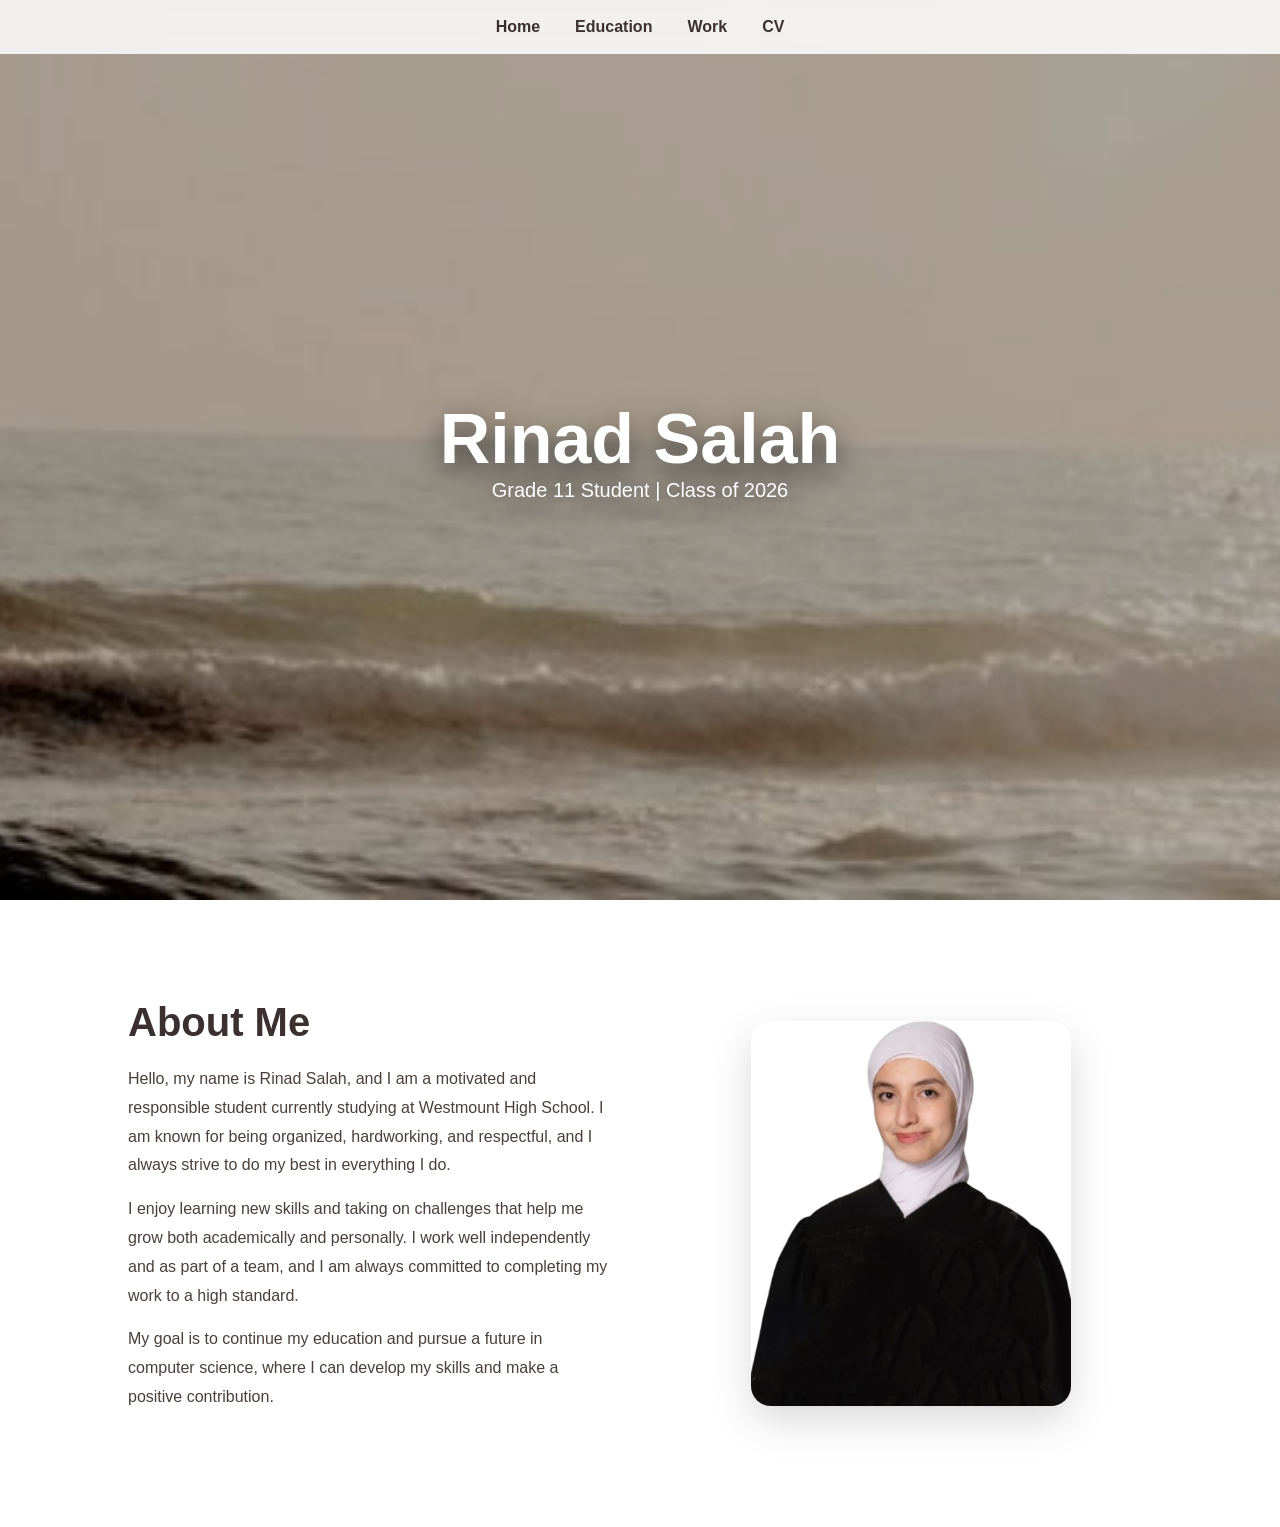
<file: index.html>
<!DOCTYPE html>
<html lang="en">
<head>
<meta charset="UTF-8">
<meta name="viewport" content="width=device-width, initial-scale=1.0">
<title>Rinad Portfolio</title>
<link rel="stylesheet" href="style.css">
</head>

<body>
  <head>
    <meta name="viewport" content="width=device-width, initial-scale=1.0">
  </head>

<!-- NAV -->
<nav>
<a href="index.html">Home</a>
<a href="education.html">Education</a>
<a href="work.html">Work</a>
<a href="cv.html">CV</a>
</nav>

<!-- HERO -->
<section class="hero">
<h1>Rinad Salah</h1>
<p>Grade 11 Student | Class of 2026</p>
</section>

<!-- ABOUT -->
<section class="home-about">

<!-- TEXT LEFT -->
<div class="home-text">
<h2>About Me</h2>

<p>
Hello, my name is Rinad Salah, and I am a motivated and responsible student currently studying at Westmount High School. I am known for being organized, hardworking, and respectful, and I always strive to do my best in everything I do.
</p>

<p>
I enjoy learning new skills and taking on challenges that help me grow both academically and personally. I work well independently and as part of a team, and I am always committed to completing my work to a high standard.
</p>

<p>
My goal is to continue my education and pursue a future in computer science, where I can develop my skills and make a positive contribution.
</p>

</div>

<!-- IMAGE RIGHT -->
<div class="home-image">
<img src="Mypic1.png" alt="My Photo">
</div>

</section>

</body>
</html>

<script>
const items = document.querySelectorAll('.reveal');

const observer = new IntersectionObserver(entries => {
entries.forEach(entry => {
if(entry.isIntersecting){
entry.target.classList.add('active');
}
});
}, { threshold: 0.15 });

items.forEach(el => observer.observe(el));
</script>

<!-- باقي محتوى الصفحة -->

<script>
let lastScroll = 0;
const nav = document.querySelector("nav");

window.addEventListener("scroll", () => {
  let currentScroll = window.pageYOffset;

  if(currentScroll > lastScroll){
    nav.style.top = "-80px";
  } else {
    nav.style.top = "0";
  }

  lastScroll = currentScroll;
});
</script>

</body>
</html>
<button id="topBtn">↑</button>
</file>
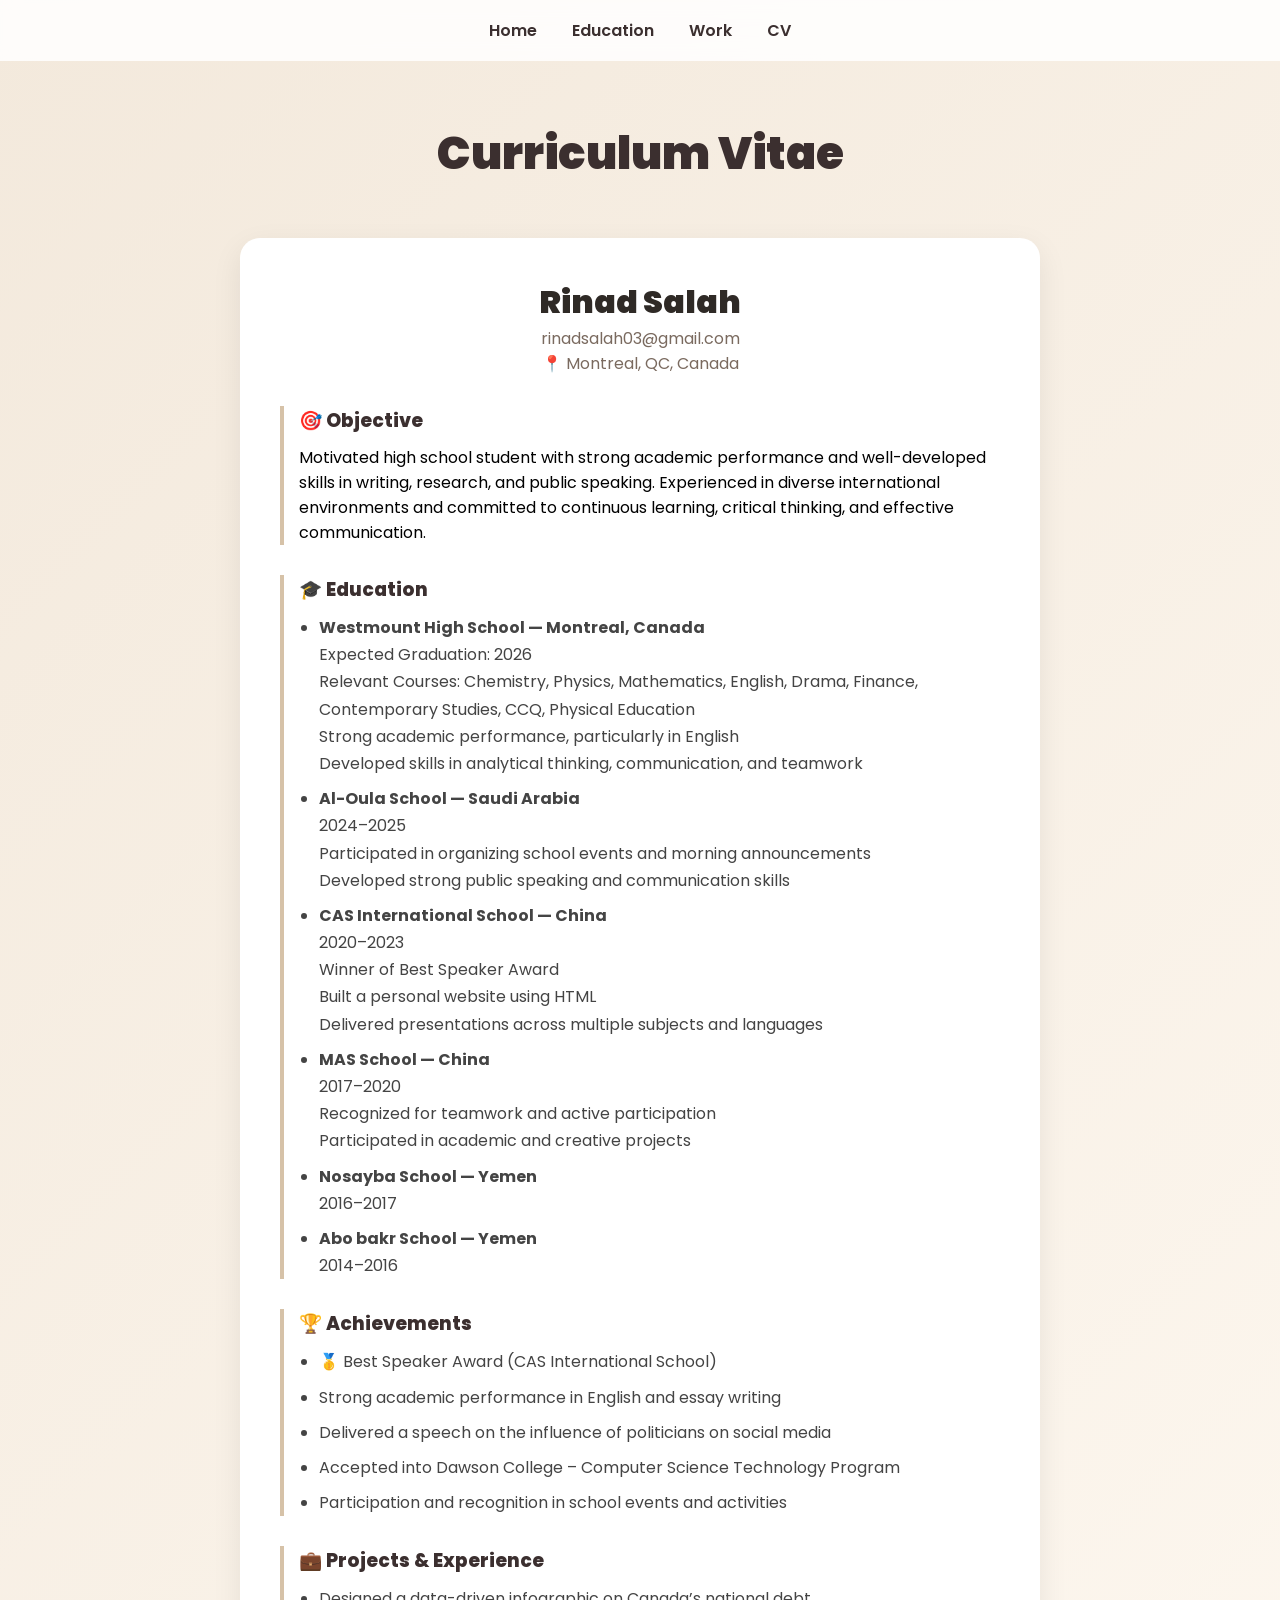
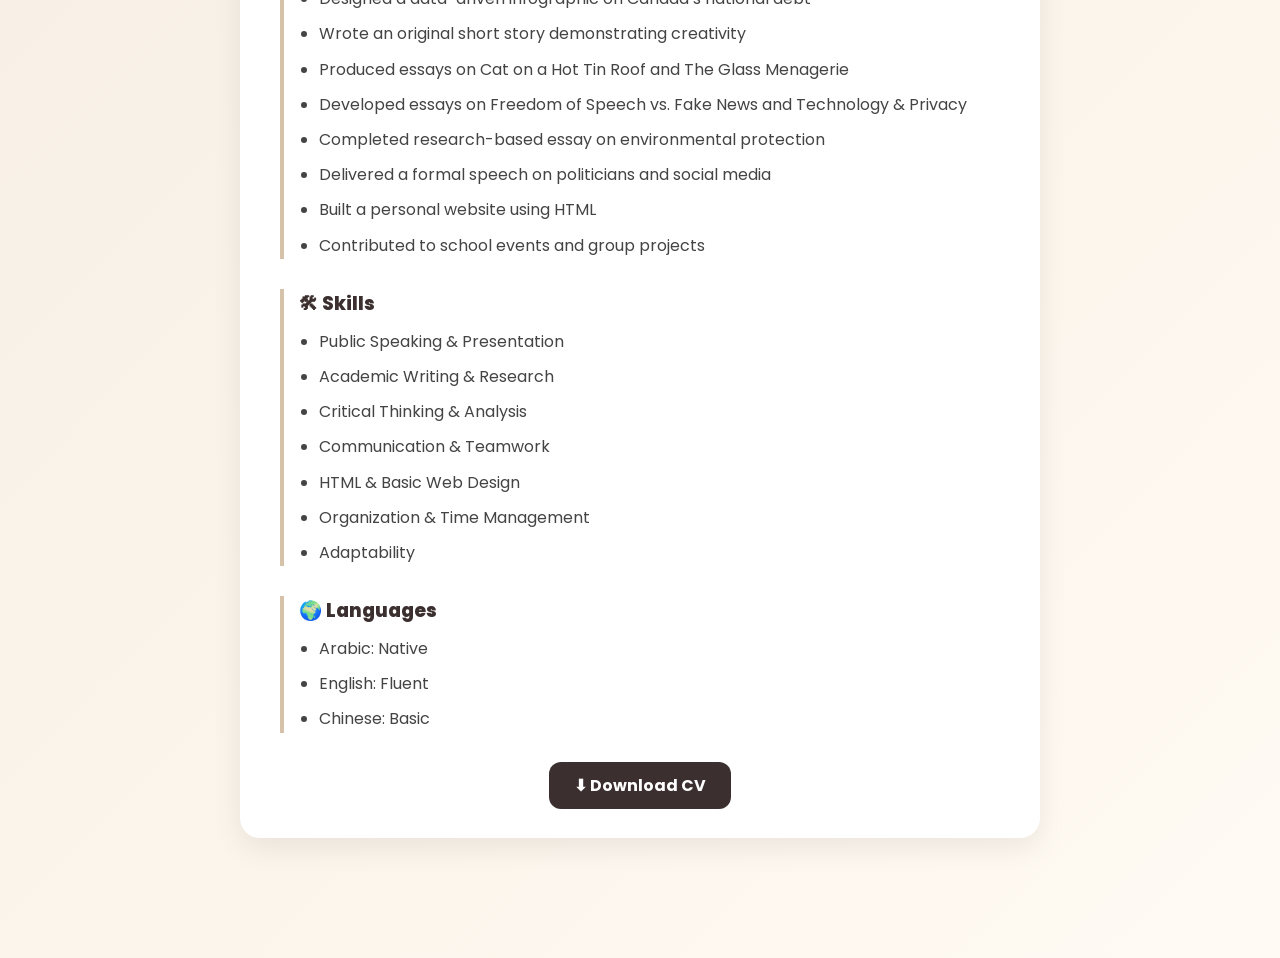
<file: cv.html>
<!DOCTYPE html>
<html>
<head>
<link rel="stylesheet" href="style.css">
<link href="https://fonts.googleapis.com/css2?family=Poppins:wght@300;500;700;900&display=swap" rel="stylesheet">
</head>

  <head>
    <meta name="viewport" content="width=device-width, initial-scale=1.0">
  </head>
<body>

<nav>
<a href="index.html">Home</a>
<a href="education.html">Education</a>
<a href="work.html">Work</a>
<a href="cv.html">CV</a>
</nav>

<section class="cv-section">

<h1 class="cv-title">Curriculum Vitae</h1>

<div class="cv-container">

<!-- HEADER -->
<div class="cv-header">
<h2>Rinad Salah</h2>
<p>rinadsalah03@gmail.com</p>
<p>📍 Montreal, QC, Canada</p>
</div>

<!-- OBJECTIVE -->
<div class="cv-block">
<h3>🎯 Objective</h3>
<p>
Motivated high school student with strong academic performance and well-developed skills in writing, research, and public speaking. Experienced in diverse international environments and committed to continuous learning, critical thinking, and effective communication.
</p>
</div>

<!-- EDUCATION -->
<div class="cv-block">
<h3>🎓 Education</h3>

<ul>
<li>
<strong>Westmount High School — Montreal, Canada</strong><br>
Expected Graduation: 2026<br>
Relevant Courses: Chemistry, Physics, Mathematics, English, Drama, Finance, Contemporary Studies, CCQ, Physical Education<br>
Strong academic performance, particularly in English<br>
Developed skills in analytical thinking, communication, and teamwork
</li>

<li>
<strong>Al-Oula School — Saudi Arabia</strong><br>
2024–2025<br>
Participated in organizing school events and morning announcements<br>
Developed strong public speaking and communication skills
</li>

<li>
<strong>CAS International School — China</strong><br>
2020–2023<br>
Winner of Best Speaker Award<br>
Built a personal website using HTML<br>
Delivered presentations across multiple subjects and languages
</li>

<li>
<strong>MAS School — China</strong><br>
2017–2020<br>
Recognized for teamwork and active participation<br>
Participated in academic and creative projects
</li>
  <li>
<strong>Nosayba School — Yemen</strong><br>
2016–2017<pr>
 </li>
  
  <li>
<strong>Abo bakr School — Yemen</strong><br>
2014–2016<br>                                    
    </li>
</ul>
</div>

<!-- ACHIEVEMENTS -->
<div class="cv-block">
<h3>🏆 Achievements</h3>
<ul>
<li>🥇 Best Speaker Award (CAS International School)</li>
<li>Strong academic performance in English and essay writing</li>
<li>Delivered a speech on the influence of politicians on social media</li>
<li>Accepted into Dawson College – Computer Science Technology Program</li>
<li>Participation and recognition in school events and activities</li>
</ul>
</div>

<!-- PROJECTS -->
<div class="cv-block">
<h3>💼 Projects & Experience</h3>
<ul>
<li>Designed a data-driven infographic on Canada’s national debt</li>
<li>Wrote an original short story demonstrating creativity</li>
<li>Produced essays on Cat on a Hot Tin Roof and The Glass Menagerie</li>
<li>Developed essays on Freedom of Speech vs. Fake News and Technology & Privacy</li>
<li>Completed research-based essay on environmental protection</li>
<li>Delivered a formal speech on politicians and social media</li>
<li>Built a personal website using HTML</li>
<li>Contributed to school events and group projects</li>
</ul>
</div>

<!-- SKILLS -->
<div class="cv-block">
<h3>🛠 Skills</h3>
<ul>
<li>Public Speaking & Presentation</li>
<li>Academic Writing & Research</li>
<li>Critical Thinking & Analysis</li>
<li>Communication & Teamwork</li>
<li>HTML & Basic Web Design</li>
<li>Organization & Time Management</li>
<li>Adaptability</li>
</ul>
</div>

<!-- LANGUAGES -->
<div class="cv-block">
<h3>🌍 Languages</h3>
<ul>
<li>Arabic: Native</li>
<li>English: Fluent</li>
<li>Chinese: Basic</li>
</ul>
</div>

<div class="cv-download">
<a href="Rinad Salah.pdf" download>⬇ Download CV</a>
</div>

</div>
</section>

  <script>
window.addEventListener("scroll", () => {
  document.querySelectorAll(".reveal").forEach(el => {
    const top = el.getBoundingClientRect().top;
    if(top < window.innerHeight - 100){
      el.classList.add("active");
    }
  });
});
</script>
  
<!-- باقي محتوى الصفحة -->

<script>
let lastScroll = 0;
const nav = document.querySelector("nav");

window.addEventListener("scroll", () => {
  let currentScroll = window.pageYOffset;

  if(currentScroll > lastScroll){
    nav.style.top = "-80px";
  } else {
    nav.style.top = "0";
  }

  lastScroll = currentScroll;
});
</script>
</body>
</html>
<button id="topBtn">↑</button>
</file>
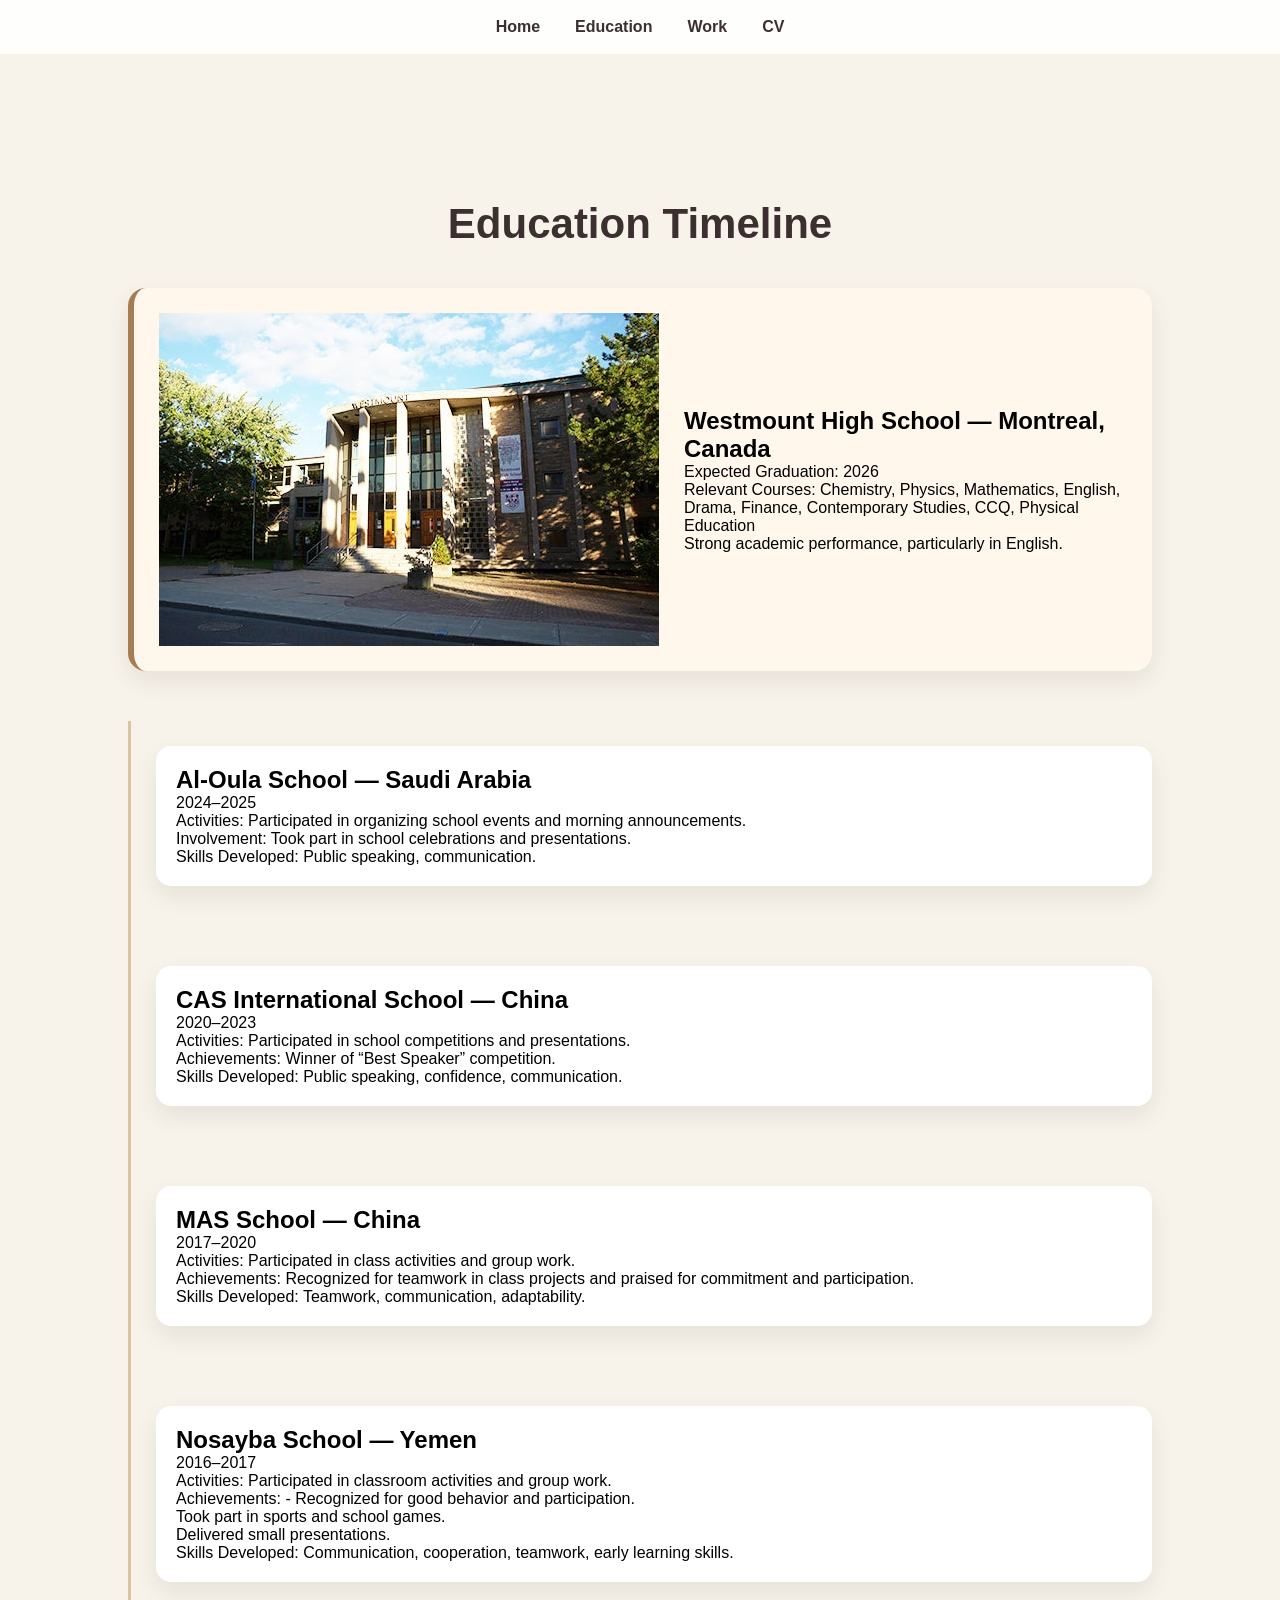
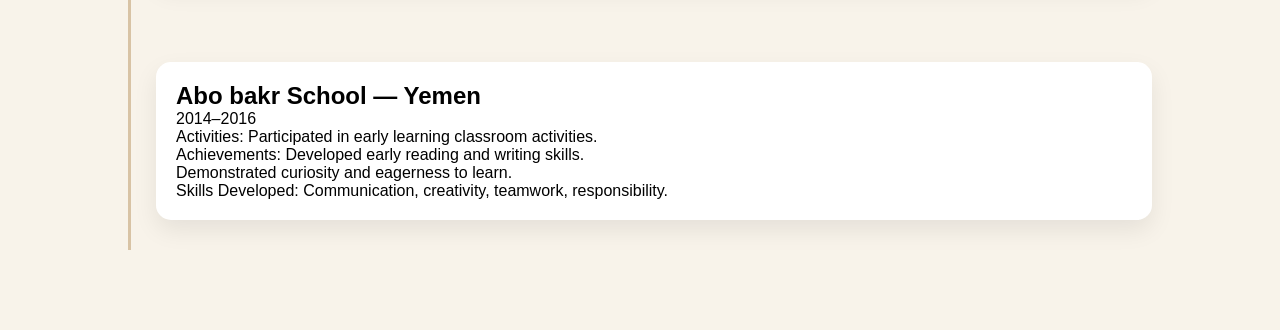
<file: education.html>
<!DOCTYPE html>
<html lang="en">
<head>
<meta charset="UTF-8">
<title>Education</title>
<link rel="stylesheet" href="style.css">
</head>

<body>
  <head>
    <meta name="viewport" content="width=device-width, initial-scale=1.0">
  </head>

<nav>
<a href="index.html">Home</a>
<a href="education.html">Education</a>
<a href="work.html">Work</a>
<a href="cv.html">CV</a>
</nav>

<section class="edu-section">

<h1 class="page-title">Education Timeline</h1>

<!-- CURRENT SCHOOL -->
<div class="edu-card highlight">
<img src="WHS.jpg" class="edu-img">

<div>
<h2>Westmount High School — Montreal, Canada</h2>
<p>Expected Graduation: 2026</p>
<p>Relevant Courses: Chemistry, Physics, Mathematics, English, Drama, Finance, Contemporary Studies, CCQ, Physical Education</p>
<p>Strong academic performance, particularly in English.</p>
</div>

</div>

<!-- TIMELINE -->
<div class="timeline">

<div class="edu-card">
<h2>Al-Oula School — Saudi Arabia</h2>
<p>2024–2025</p>
<p> Activities: Participated in organizing school events and morning announcements.</p>
  <p> Involvement: Took part in school celebrations and presentations.</p>
  <p> Skills Developed: Public speaking, communication.</p>
</div>

<div class="edu-card">
<h2>CAS International School — China</h2>
<p>2020–2023</p>
<p>Activities: Participated in school competitions and presentations.</p>
  <p> Achievements: Winner of “Best Speaker” competition.</p>
  <p> Skills Developed: Public speaking, confidence, communication.</p>
</div>

<div class="edu-card">
<h2>MAS School — China</h2>
<p>2017–2020</p>
<p>Activities: Participated in class activities and group work.</p>
  <p> Achievements: Recognized for teamwork in class projects and praised for commitment and participation.</p>
  <p> Skills Developed: Teamwork, communication, adaptability.</p>
</div>

<div class="edu-card">
<h2>Nosayba School — Yemen</h2>
<p>2016–2017</p>
<p>Activities: Participated in classroom activities and group work.</p>
  <p> Achievements: - Recognized for good behavior and participation.</p>
  <p> Took part in sports and school games.</p>
  <p> Delivered small presentations.</p>
  <p> Skills Developed: Communication, cooperation, teamwork, early learning skills.</p>
</div>

<div class="edu-card">
<h2>Abo bakr School — Yemen</h2>
<p>2014–2016</p>
<p>Activities: Participated in early learning classroom activities.</p>
  <p> Achievements: Developed early reading and writing skills.</p>
  <p> Demonstrated curiosity and eagerness to learn.</p>
  <p> Skills Developed: Communication, creativity, teamwork, responsibility.</p>
</div>

</div>

</section>

<script>
const cards = document.querySelectorAll('.edu-card');

window.addEventListener('scroll', () => {
cards.forEach(card => {
const top = card.getBoundingClientRect().top;
if(top < window.innerHeight - 100){
card.classList.add('show');
}
});
});
</script>
<script>
window.addEventListener("scroll", () => {
  document.querySelectorAll(".reveal").forEach(el => {
    const top = el.getBoundingClientRect().top;
    if(top < window.innerHeight - 100){
      el.classList.add("active");
    }
  });
});
</script>

</body>
</html>

<!-- باقي محتوى الصفحة -->

<script>
let lastScroll = 0;
const nav = document.querySelector("nav");

window.addEventListener("scroll", () => {
  let currentScroll = window.pageYOffset;

  if(currentScroll > lastScroll){
    nav.style.top = "-80px";
  } else {
    nav.style.top = "0";
  }

  lastScroll = currentScroll;
});
</script>

</body>
</html>
<button id="topBtn">↑</button>
</file>
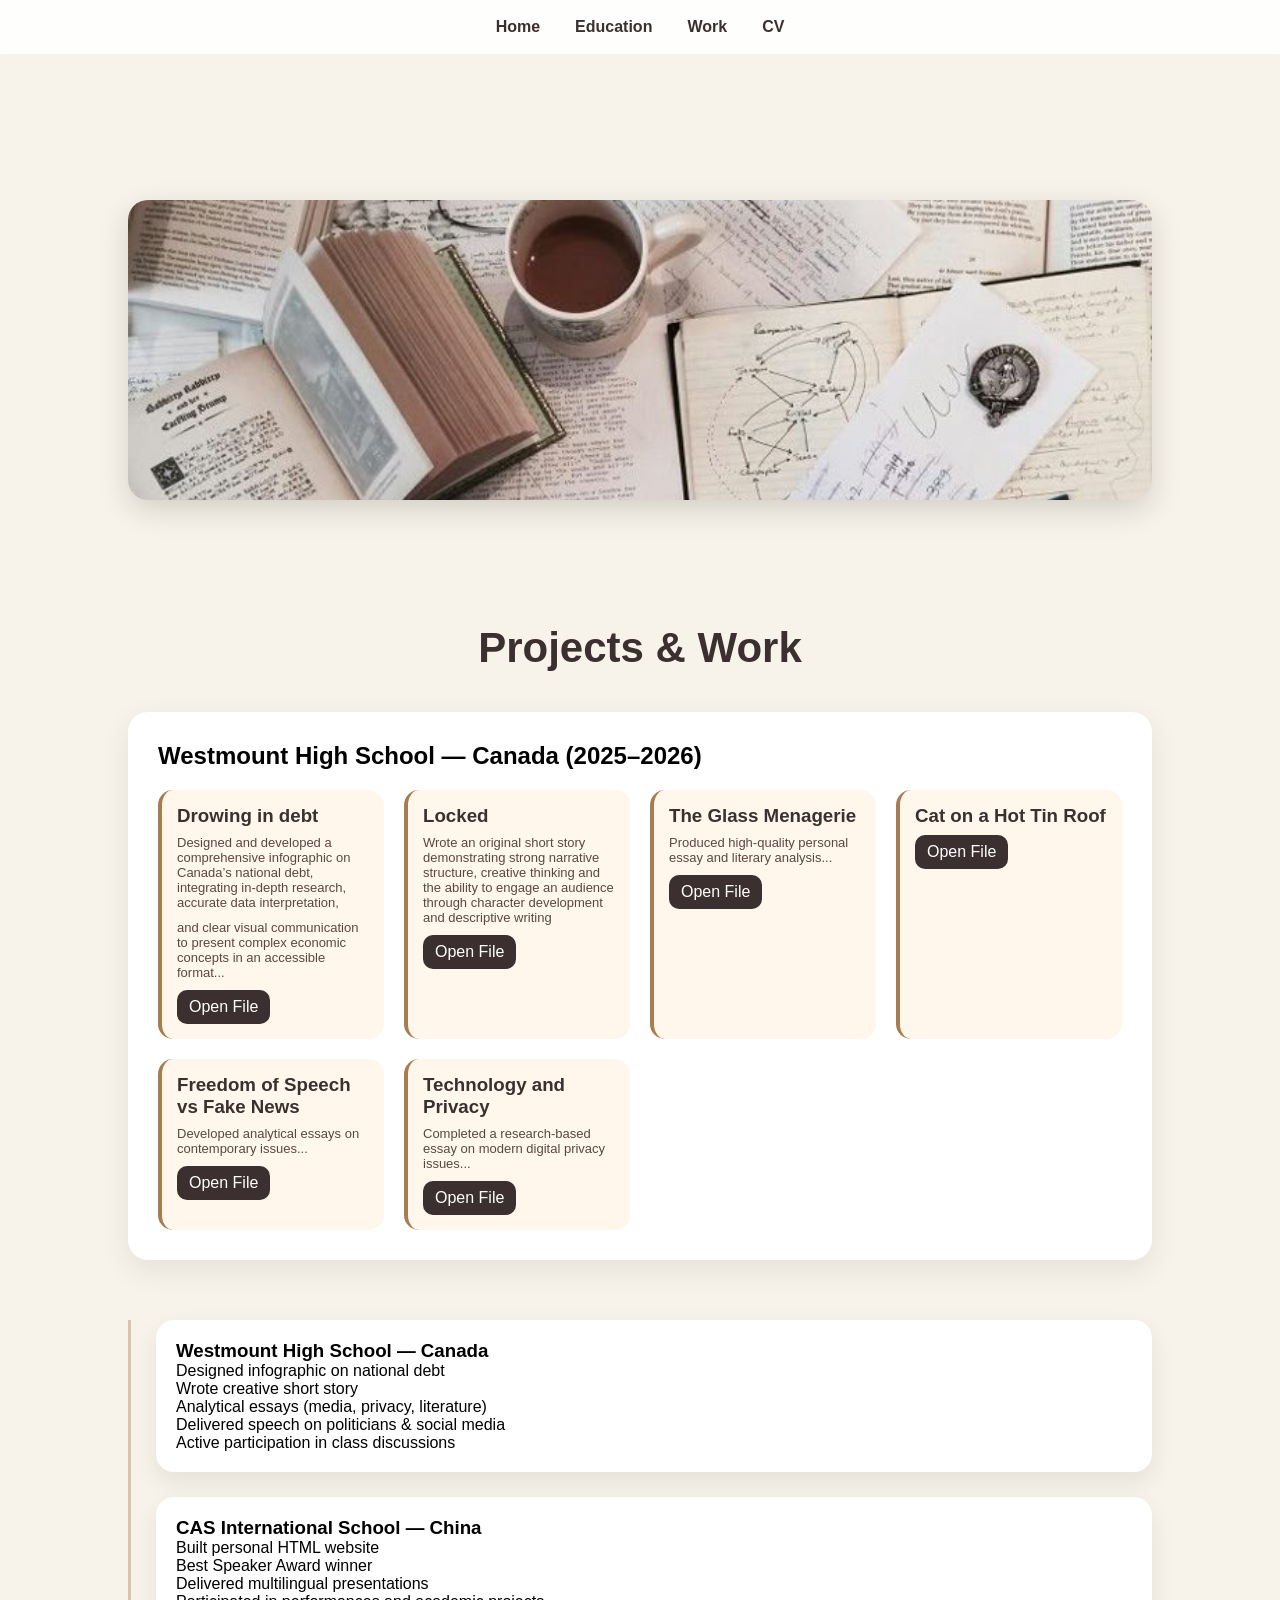
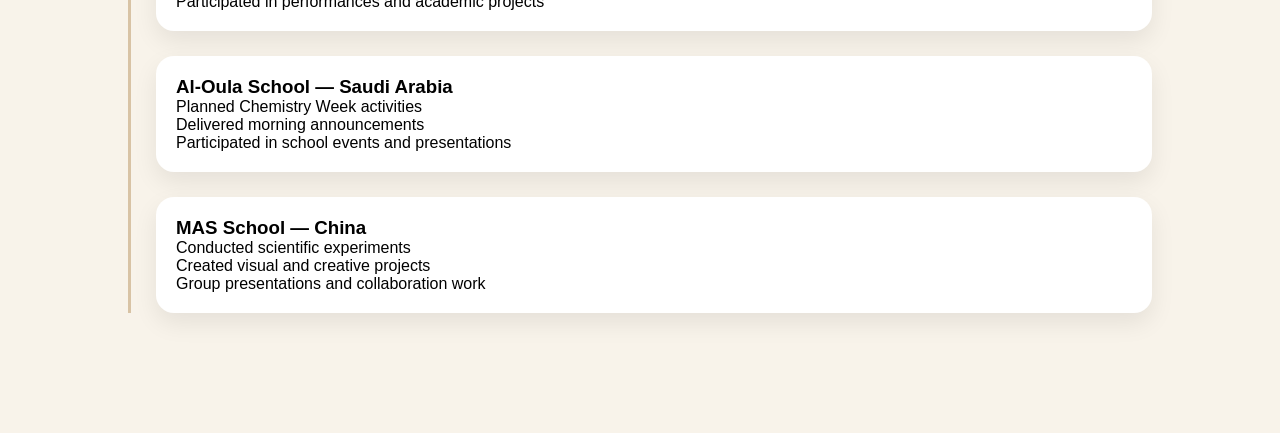
<file: work.html>
<!DOCTYPE html>
<html>
<head>
<link rel="stylesheet" href="style.css">
</head>

<body>

  <head>
    <meta name="viewport" content="width=device-width, initial-scale=1.0">
  </head>
<nav>
<a href="index.html">Home</a>
<a href="education.html">Education</a>
<a href="work.html">Work</a>
<a href="cv.html">CV</a>
</nav>

<section class="work-page">
  
  <div class="work-banner">
  <img src="study.jfif" alt="Work Banner">
</div>

<h1 class="page-title">Projects & Work</h1>

<!-- CURRENT SCHOOL (TOP + FILES) -->
<div class="work-current">

<h2>Westmount High School — Canada (2025–2026)</h2>

<div class="file-grid">

<div class="file-box">
<h3>Drowing in debt</h3>
<p>Designed and developed a comprehensive infographic on Canada’s national debt, integrating in-depth research, accurate data interpretation,</p> 
  <p>and clear visual communication to present complex economic concepts in an accessible format...</p>
<a href="debt.pdf" target="_blank">Open File</a>
</div>

<div class="file-box">
<h3>Locked</h3>
<p>Wrote an original short story demonstrating strong narrative structure, creative thinking 
and the ability to engage an audience through character development and descriptive writing</p>
<a href="Locked.pdf" target="_blank">Open File</a>
</div>

<div class="file-box">
<h3>The Glass Menagerie</h3>
<p>Produced high-quality personal essay and literary analysis...</p>
<a href="The Glass Menagerie.pdf" target="_blank">Open File</a>
</div>

  <div class="file-box">
<h3>Cat on a Hot Tin Roof</h3>
<a href="Cat on a hit tin Roof.pdf" target="_blank">Open File</a>
</div>
  
<div class="file-box">
<h3>Freedom of Speech vs Fake News</h3>
<p>Developed analytical essays on contemporary issues...</p>
<a href="Freedom of speech vs. Fake News.pdf" target="_blank">Open File</a>
</div>

<div class="file-box">
<h3>Technology and Privacy</h3>
<p>Completed a research-based essay on modern digital privacy issues...</p>
<a href="Technology and privacy.pdf" target="_blank">Open File</a>
</div>

</div>

</div>

<!-- TIMELINE -->
<div class="timeline">

<div class="work-card">
<h3>Westmount High School — Canada</h3>
<p>Designed infographic on national debt</p>
<p>Wrote creative short story</p>
<p>Analytical essays (media, privacy, literature)</p>
<p>Delivered speech on politicians & social media</p>
<p>Active participation in class discussions</p>
</div>

<div class="work-card">
<h3>CAS International School — China</h3>
<p>Built personal HTML website</p>
<p>Best Speaker Award winner</p>
<p>Delivered multilingual presentations</p>
<p>Participated in performances and academic projects</p>
</div>

<div class="work-card">
<h3>Al-Oula School — Saudi Arabia</h3>
<p>Planned Chemistry Week activities</p>
<p>Delivered morning announcements</p>
<p>Participated in school events and presentations</p>
</div>

<div class="work-card">
<h3>MAS School — China</h3>
<p>Conducted scientific experiments</p>
<p>Created visual and creative projects</p>
<p>Group presentations and collaboration work</p>
</div>

</div>

</section>
<script>
window.addEventListener("scroll", () => {
  document.querySelectorAll(".reveal").forEach(el => {
    const top = el.getBoundingClientRect().top;
    if(top < window.innerHeight - 100){
      el.classList.add("active");
    }
  });
});
</script>
  
</body>
</html>

<!-- باقي محتوى الصفحة -->

<script>
let lastScroll = 0;
const nav = document.querySelector("nav");

window.addEventListener("scroll", () => {
  let currentScroll = window.pageYOffset;

  if(currentScroll > lastScroll){
    nav.style.top = "-80px";
  } else {
    nav.style.top = "0";
  }

  lastScroll = currentScroll;
});
</script>

</body>
</html>
<button id="topBtn">↑</button>
</file>
<file: style.css>
*{
margin:0;
padding:0;
box-sizing:border-box;
font-family:Poppins, sans-serif;
}

body{
background:#f8f3ea;
overflow-x:hidden;
}

/* NAV */
nav{
position:fixed;
top:0;
width:100%;
display:flex;
justify-content:center;
gap:35px;
padding:18px;
background:rgba(255,255,255,0.85);
backdrop-filter:blur(10px);
z-index:1000;
}

nav a{
text-decoration:none;
color:#3b2f2f;
font-weight:600;
}

/* HERO */
.hero{
height:100vh;
background:url("banner.jpg") center/cover no-repeat;
display:flex;
flex-direction:column;
justify-content:center;
align-items:center;
text-align:center;
color:white;
}

.hero h1{
font-size:70px;
font-weight:900;
}

.hero p{
font-size:20px;
}

.about{
  padding:100px;
  display:flex;
  gap:50px;
  align-items:center;
  justify-content:center;
  background:white;
  flex-wrap:wrap;
  transition:0.5s ease;
}

.about img{
  width:300px;
  max-width:100%;
  border-radius:20px;
  box-shadow:0 10px 25px rgba(0,0,0,0.15);
  transition:0.4s ease;
}

.about img:hover{
  transform:scale(1.05);
}

.about h2{
  font-size:40px;
  margin-bottom:20px;
  color:#3b2f2f;
}

.about p{
  line-height:1.8;
  font-size:17px;
  color:#444;
  max-width:500px;
}
@media (max-width: 768px){

  .about img{
    width:220px;
  }

  .about h2{
    font-size:28px;
  }

  .about p{
    font-size:15px;
    max-width:100%;
  }
}

/* SECTIONS */
.section{
padding:120px 80px;
}

.beige{background:#f3e9dc;}

/* EDUCATION */
.edu-card{
background:white;
padding:20px;
margin:20px 0;
border-radius:15px;
}

/* WORK CARDS */
.grid{
display:grid;
grid-template-columns:repeat(auto-fit,minmax(280px,1fr));
gap:20px;
}

.card{
background:white;
padding:20px;
border-radius:15px;
}

/* CV BUTTON */
.btn{
display:inline-block;
padding:12px 20px;
background:#3b2f2f;
color:white;
border-radius:10px;
text-decoration:none;
}
/* HOME ABOUT SECTION */
.home-about{
display:flex;
justify-content:space-between;
align-items:center;
padding:100px 10%;
gap:60px;
background:#ffffff;
animation: fadeUp 1s ease;
}

/* TEXT LEFT */
.home-text{
flex:1;
max-width:600px;
}

.home-text h2{
font-size:40px;
color:#3b2f2f;
margin-bottom:20px;
}

.home-text p{
font-size:16px;
line-height:1.8;
color:#4a3f3a;
margin-bottom:15px;
}

/* IMAGE RIGHT */
.home-image{
flex:1;
display:flex;
justify-content:center;
}

.home-image img{
width:320px;
border-radius:20px;
box-shadow:0 15px 40px rgba(0,0,0,0.15);
transition:0.4s;
}

.home-image img:hover{
transform:scale(1.05);
}
html {
scroll-behavior: smooth;
}

/* fade in page */
body {
animation: pageLoad 0.8s ease;
}

@keyframes pageLoad {
from {
opacity: 0;
transform: translateY(10px);
}
to {
opacity: 1;
transform: translateY(0);
}
}

/* smooth reveal for sections */
.home-about,
.hero,
.edu-card,
.card {
opacity: 0;
transform: translateY(30px);
animation: fadeUp 1s ease forwards;
}

/* delay for nicer effect */
.home-about {
animation-delay: 0.2s;
}

.hero {
animation-delay: 0.1s;
}

@keyframes fadeUp {
to {
opacity: 1;
transform: translateY(0);
}
from {
opacity: 0;
transform: translateY(30px);
}
}

/* hover smooth */
img, .card, .edu-card {
transition: all 0.4s ease;
}

/* PAGE TITLE */
.page-title{
text-align:center;
font-size:42px;
margin:120px 0 40px;
color:#3b2f2f;
}

/* EDUCATION SECTION */
.edu-section{
padding:80px 10%;
background:#f8f3ea;
}

/* FEATURED SCHOOL */
.edu-card.highlight{
display:flex;
gap:25px;
align-items:center;
background:#fff7ec;
border-left:6px solid #a67c52;
padding:25px;
border-radius:18px;
margin-bottom:50px;
}

/* IMAGE */
.edu-img img{
width:200px;
height:200px;
object-fit:cover;
border-radius:15px;
box-shadow:0 10px 30px rgba(0,0,0,0.15);
}

/* TEXT */
.edu-text h2{
font-size:22px;
color:#2f2a26;
margin-bottom:10px;
}

.edu-text p{
line-height:1.6;
color:#4a3f3a;
margin-bottom:10px;
}

/* TIMELINE */
.timeline{
border-left:3px solid #d8c3a5;
padding-left:25px;
margin-top:40px;
}

.edu-card{
background:white;
padding:20px;
margin:25px 0;
border-radius:15px;
box-shadow:0 10px 25px rgba(0,0,0,0.08);
transition:0.4s ease;
}

.edu-card:hover{
transform:translateY(-5px);
}

/* 🔥 SCROLL ANIMATION */
.reveal{
opacity:0;
transform:translateY(40px);
transition:all 0.8s ease;
}

.reveal.active{
opacity:1;
transform:translateY(0);
}
.work-page{
  padding:120px 10%;
  background:#f8f3ea;
  animation:fadeUp 0.8s ease;
}

/* TOP CURRENT SECTION */
.work-current{
  background:white;
  padding:30px;
  border-radius:20px;
  box-shadow:0 10px 30px rgba(0,0,0,0.08);
  margin-bottom:60px;
  animation:fadeUp 1s ease;
  transition:0.4s;
}

/* FILE GRID */
.file-grid{
  display:grid;
  grid-template-columns:repeat(auto-fit,minmax(220px,1fr));
  gap:20px;
  margin-top:20px;
}

/* FILE BOX */
.file-box{
  background:#fff7ec;
  padding:15px;
  border-radius:15px;
  border-left:4px solid #a67c52;
  transition:0.4s ease;
}

.file-box:hover{
  transform:translateY(-6px);
  box-shadow:0 10px 20px rgba(0,0,0,0.1);
}

.file-box h3{
  color:#3b2f2f;
  margin-bottom:8px;
}

.file-box p{
  font-size:13px;
  color:#5a4742;
  margin-bottom:10px;
}

/* BUTTON */
.file-box a{
  display:inline-block;
  padding:8px 12px;
  background:#3b2f2f;
  color:white;
  border-radius:10px;
  text-decoration:none;
  transition:0.3s;
}

.file-box a:hover{
  background:#5a4742;
  transform:scale(1.05);
}

/* TIMELINE CARDS */
.timeline{
  display:flex;
  flex-direction:column;
  gap:25px;
}

.work-card{
  background:white;
  padding:20px;
  border-radius:18px;
  box-shadow:0 10px 25px rgba(0,0,0,0.08);
  transition:0.4s ease;
}

.work-card:hover{
  transform:translateY(-6px);
}

.work-banner{
  width:100%;
  margin-top:80px;
  margin-bottom:30px;
  animation:fadeUp 0.8s ease;
}

.work-banner img{
  width:100%;
  height:300px;
  object-fit:cover;
  border-radius:20px;
  box-shadow:0 10px 30px rgba(0,0,0,0.15);
}
.cv-section{
padding:120px 10%;
background:linear-gradient(135deg,#f3e9dc,#fffaf3);
}

/* TITLE */
.cv-title{
text-align:center;
font-size:45px;
font-weight:900;
margin-bottom:50px;
color:#3b2f2f;
animation:fadeUp 0.8s ease;
}

/* CONTAINER */
.cv-container{
max-width:800px;
margin:auto;
background:white;
padding:40px;
border-radius:20px;
box-shadow:0 10px 30px rgba(0,0,0,0.08);
animation:fadeUp 1s ease;
}

/* HEADER */
.cv-header{
text-align:center;
margin-bottom:30px;
}

.cv-header h2{
font-size:32px;
font-weight:900;
color:#2f2a26;
}

.cv-header p{
color:#7a6a5f;
}

/* BLOCK */
.cv-block{
margin-top:30px;
padding-left:15px;
border-left:4px solid #d6c2a8;
transition:0.3s;
}

.cv-block:hover{
transform:translateX(5px);
border-left:4px solid #3b2f2f;
}

.cv-block h3{
margin-bottom:10px;
font-weight:800;
color:#3b2f2f;
}

/* LIST */
.cv-block ul{
padding-left:20px;
}

.cv-block li{
margin-bottom:8px;
line-height:1.7;
color:#444;
}

/* DOWNLOAD */
.cv-download{
text-align:center;
margin-top:40px;
}

.cv-download a{
background:#3b2f2f;
color:white;
padding:12px 25px;
border-radius:12px;
text-decoration:none;
font-weight:700;
transition:0.3s;
}

.cv-download a:hover{
background:#5a4742;
transform:scale(1.1);
}
/* SCROLL REVEAL */
.reveal{
  opacity:0;
  transform: translateY(40px);
  transition: all 0.8s ease;
}

.reveal.active{
  opacity:1;
  transform: translateY(0);
}

/* ===== RESPONSIVE DESIGN ===== */

/* Tablets */
@media (max-width: 1024px) {

  .hero h1{
    font-size:50px;
  }

  .about{
    flex-direction:column;
    text-align:center;
    padding:60px 20px;
  }

  .about img{
    width:250px;
  }

  .cv-container{
    padding:25px;
  }
}

/* Phones */
@media (max-width: 768px) {

  nav{
    flex-wrap:wrap;
    gap:15px;
    padding:10px;
  }

  .hero h1{
    font-size:38px;
  }

  .hero p{
    font-size:16px;
  }

  .about{
    flex-direction:column;
    padding:40px 15px;
  }

  .about img{
    width:200px;
  }

  .school, .card, .edu-card{
    padding:15px;
  }

  .cv-container{
    padding:20px;
  }
}

/* Small phones */
@media (max-width: 480px) {

  .hero h1{
    font-size:30px;
  }

  nav a{
    font-size:14px;
  }

  .about p{
    font-size:14px;
    line-height:1.6;
  }
}
.hero{
  height:100vh;
  background:url("banner.jpg") center/cover no-repeat fixed;
  display:flex;
  flex-direction:column;
  justify-content:center;
  align-items:center;
  text-align:center;
  color:white;
  text-shadow:0 10px 30px rgba(0,0,0,0.6);
}
#topBtn{
  position:fixed;
  bottom:30px;
  right:30px;
  padding:12px 16px;
  font-size:18px;
  border:none;
  border-radius:50%;
  background:#3b2f2f;
  color:white;
  cursor:pointer;
  display:none;
  box-shadow:0 10px 25px rgba(0,0,0,0.2);
  transition:0.3s;
}

#topBtn:hover{
  transform:scale(1.1);
  background:#5a4742;
}
.hero::before{
  content:"";
  position:absolute;
  top:0;
  left:0;
  width:100%;
  height:100%;
  background:rgba(0,0,0,0.3);
}
.hero{
  position:relative;
}
.hero h1, .hero p{
  position:relative;
  z-index:2;
}
.card p{
  margin-bottom:10px;
}
.card h3{
  font-size:20px;
  font-weight:800;
}
.edu-card{
  margin-bottom:30px;
}
h1, h2, h3{
  transition:0.3s;
}

h1:hover, h2:hover, h3:hover{
  letter-spacing:1px;
}
</file>
